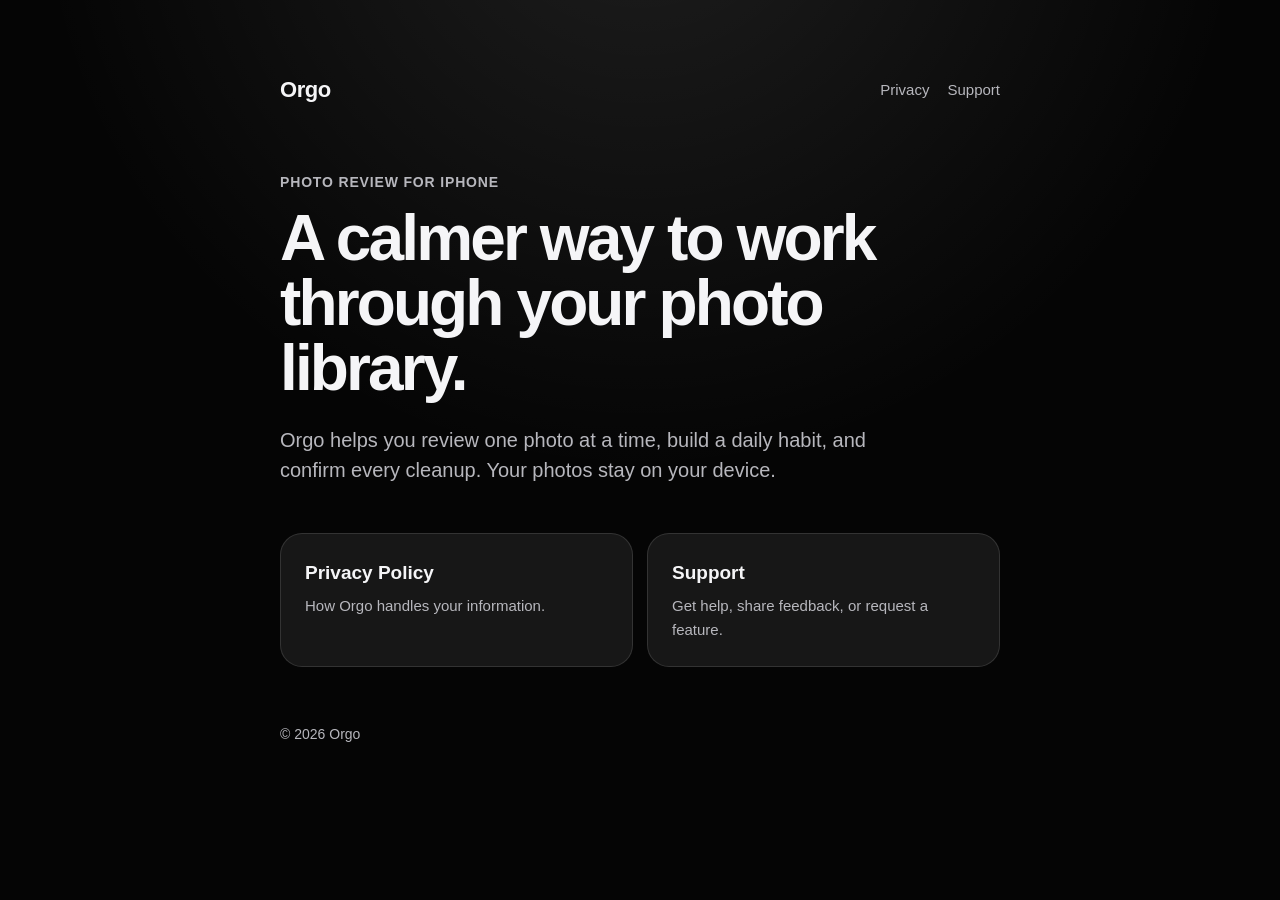
<file: index.html>
<!doctype html>
<html lang="en">
<head>
  <meta charset="utf-8">
  <meta name="viewport" content="width=device-width, initial-scale=1">
  <meta name="description" content="Official privacy and support information for Orgo, the private photo review app for iPhone.">
  <title>Orgo</title>
  <link rel="stylesheet" href="./styles.css">
</head>
<body>
<main>
  <nav aria-label="Primary">
    <a class="brand" href="./">Orgo</a>
    <div><a href="./privacy/">Privacy</a><a href="./support/">Support</a></div>
  </nav>
  <p class="eyebrow">Photo review for iPhone</p>
  <h1>A calmer way to work through your photo library.</h1>
  <p class="lede">Orgo helps you review one photo at a time, build a daily habit, and confirm every cleanup. Your photos stay on your device.</p>
  <div class="actions">
    <a class="action" href="./privacy/"><strong>Privacy Policy</strong><span>How Orgo handles your information.</span></a>
    <a class="action" href="./support/"><strong>Support</strong><span>Get help, share feedback, or request a feature.</span></a>
  </div>
  <footer>© 2026 Orgo</footer>
</main>
</body>
</html>
</file>
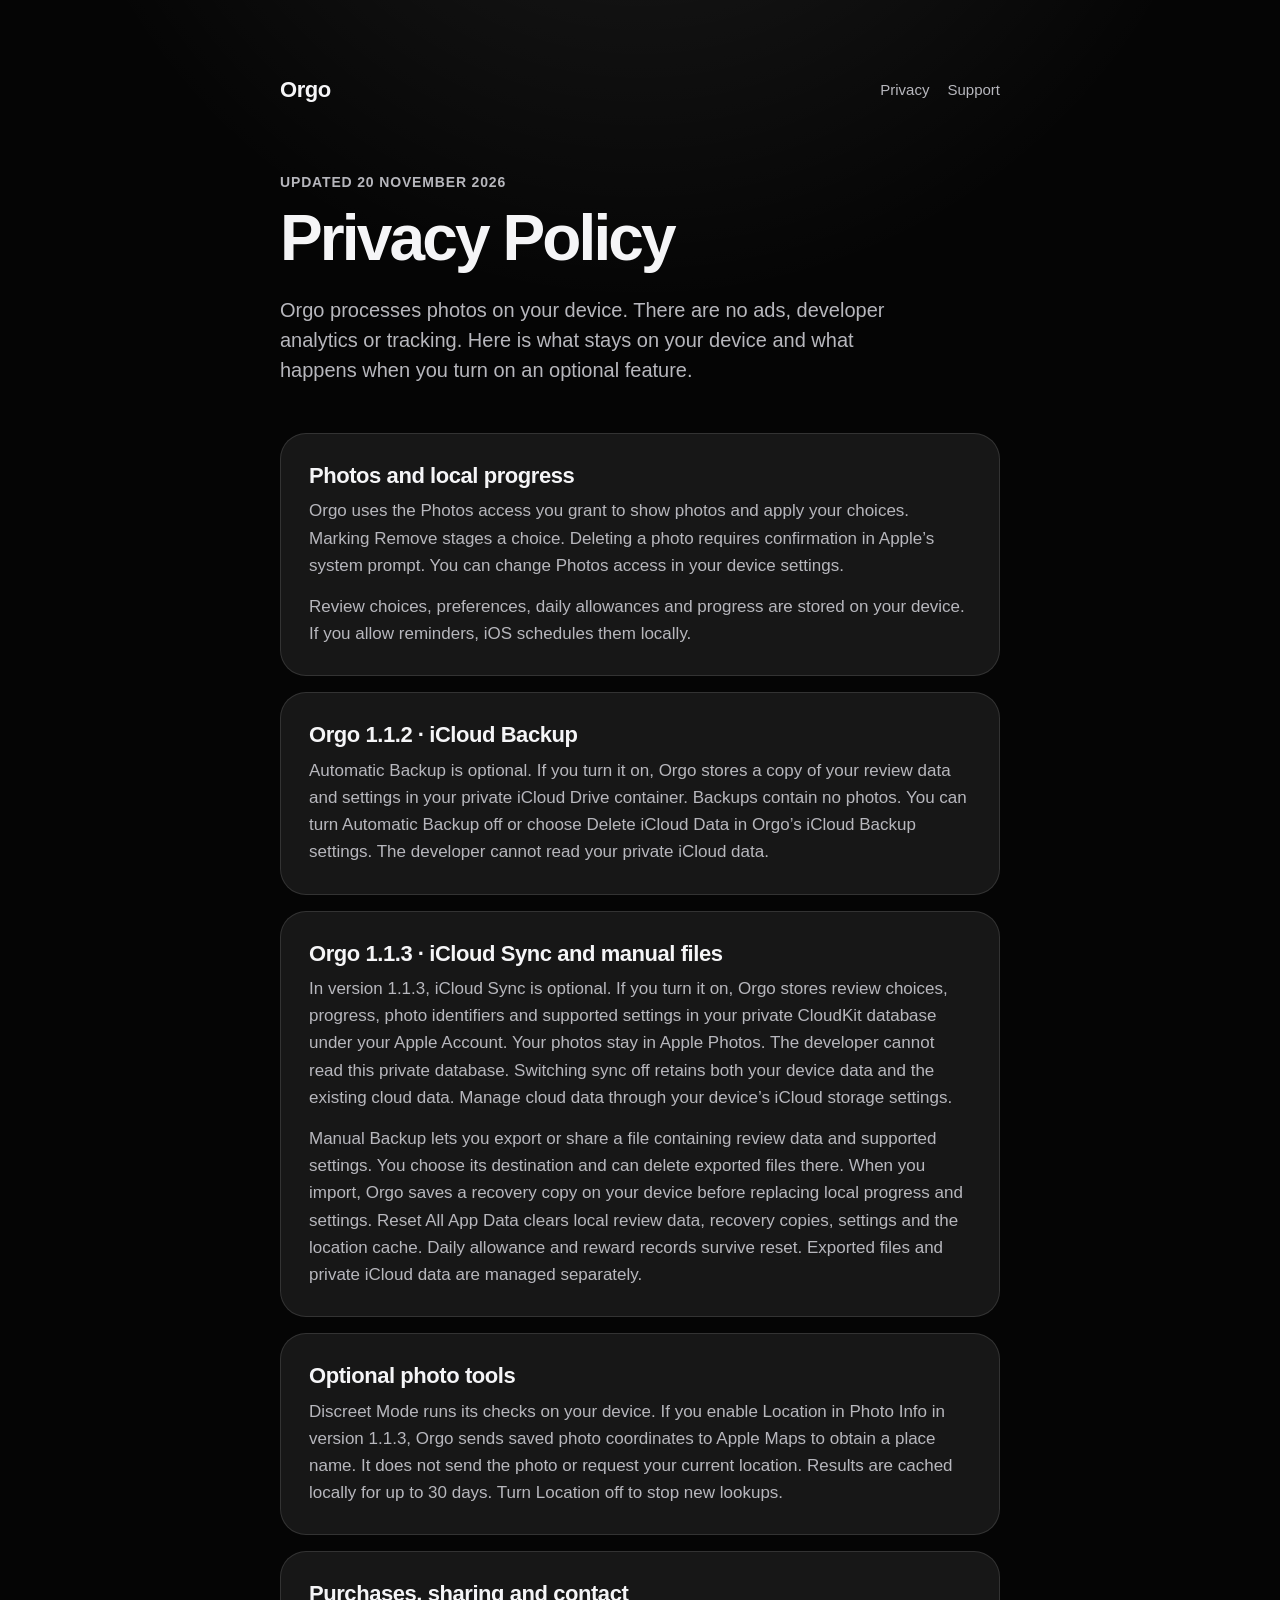
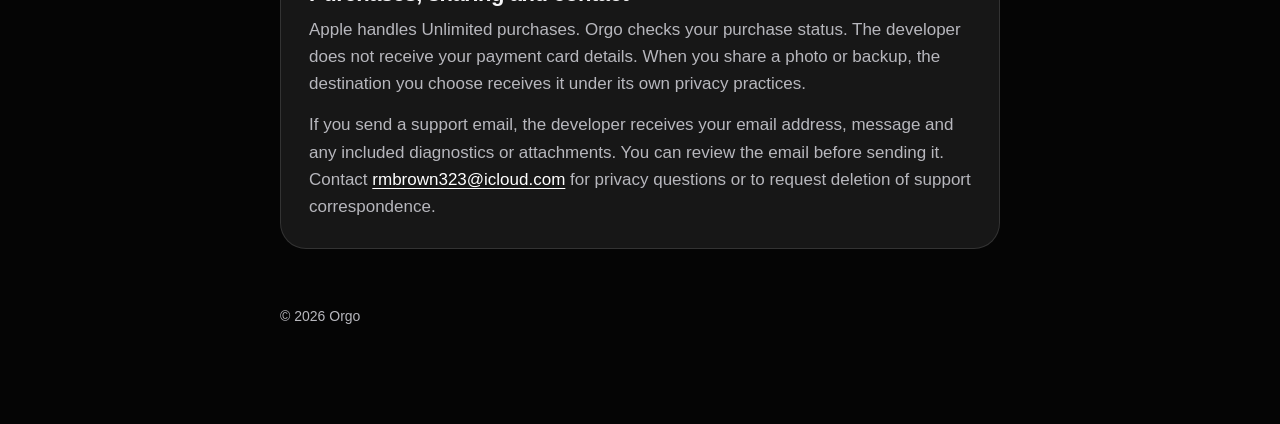
<file: privacy/index.html>
<!doctype html>
<html lang="en">
<head>
  <meta charset="utf-8">
  <meta name="viewport" content="width=device-width, initial-scale=1">
  <meta name="description" content="Orgo Privacy Policy">
  <title>Privacy Policy — Orgo</title>
  <link rel="stylesheet" href="../styles.css">
</head>
<body>
<main>
  <nav aria-label="Primary">
    <a class="brand" href="../">Orgo</a>
    <div><a href="./">Privacy</a><a href="../support/">Support</a></div>
  </nav>
  <p class="eyebrow">Updated 20 November 2026</p>
  <h1>Privacy Policy</h1>
  <p class="lede">Orgo processes photos on your device. There are no ads, developer analytics or tracking. Here is what stays on your device and what happens when you turn on an optional feature.</p>

  <section class="card">
    <h2>Photos and local progress</h2>
    <p>Orgo uses the Photos access you grant to show photos and apply your choices. Marking Remove stages a choice. Deleting a photo requires confirmation in Apple’s system prompt. You can change Photos access in your device settings.</p>
    <p>Review choices, preferences, daily allowances and progress are stored on your device. If you allow reminders, iOS schedules them locally.</p>
  </section>
  <section class="card">
    <h2>Orgo 1.1.2 · iCloud Backup</h2>
    <p>Automatic Backup is optional. If you turn it on, Orgo stores a copy of your review data and settings in your private iCloud Drive container. Backups contain no photos. You can turn Automatic Backup off or choose Delete iCloud Data in Orgo’s iCloud Backup settings. The developer cannot read your private iCloud data.</p>
  </section>
  <section class="card">
    <h2>Orgo 1.1.3 · iCloud Sync and manual files</h2>
    <p>In version 1.1.3, iCloud Sync is optional. If you turn it on, Orgo stores review choices, progress, photo identifiers and supported settings in your private CloudKit database under your Apple Account. Your photos stay in Apple Photos. The developer cannot read this private database. Switching sync off retains both your device data and the existing cloud data. Manage cloud data through your device’s iCloud storage settings.</p>
    <p>Manual Backup lets you export or share a file containing review data and supported settings. You choose its destination and can delete exported files there. When you import, Orgo saves a recovery copy on your device before replacing local progress and settings. Reset All App Data clears local review data, recovery copies, settings and the location cache. Daily allowance and reward records survive reset. Exported files and private iCloud data are managed separately.</p>
  </section>
  <section class="card">
    <h2>Optional photo tools</h2>
    <p>Discreet Mode runs its checks on your device. If you enable Location in Photo Info in version 1.1.3, Orgo sends saved photo coordinates to Apple Maps to obtain a place name. It does not send the photo or request your current location. Results are cached locally for up to 30 days. Turn Location off to stop new lookups.</p>
  </section>
  <section class="card">
    <h2>Purchases, sharing and contact</h2>
    <p>Apple handles Unlimited purchases. Orgo checks your purchase status. The developer does not receive your payment card details. When you share a photo or backup, the destination you choose receives it under its own privacy practices.</p>
    <p>If you send a support email, the developer receives your email address, message and any included diagnostics or attachments. You can review the email before sending it. Contact <a href="mailto:rmbrown323@icloud.com">rmbrown323@icloud.com</a> for privacy questions or to request deletion of support correspondence.</p>
  </section>
  <footer>© 2026 Orgo</footer>
</main>
</body>
</html>
</file>
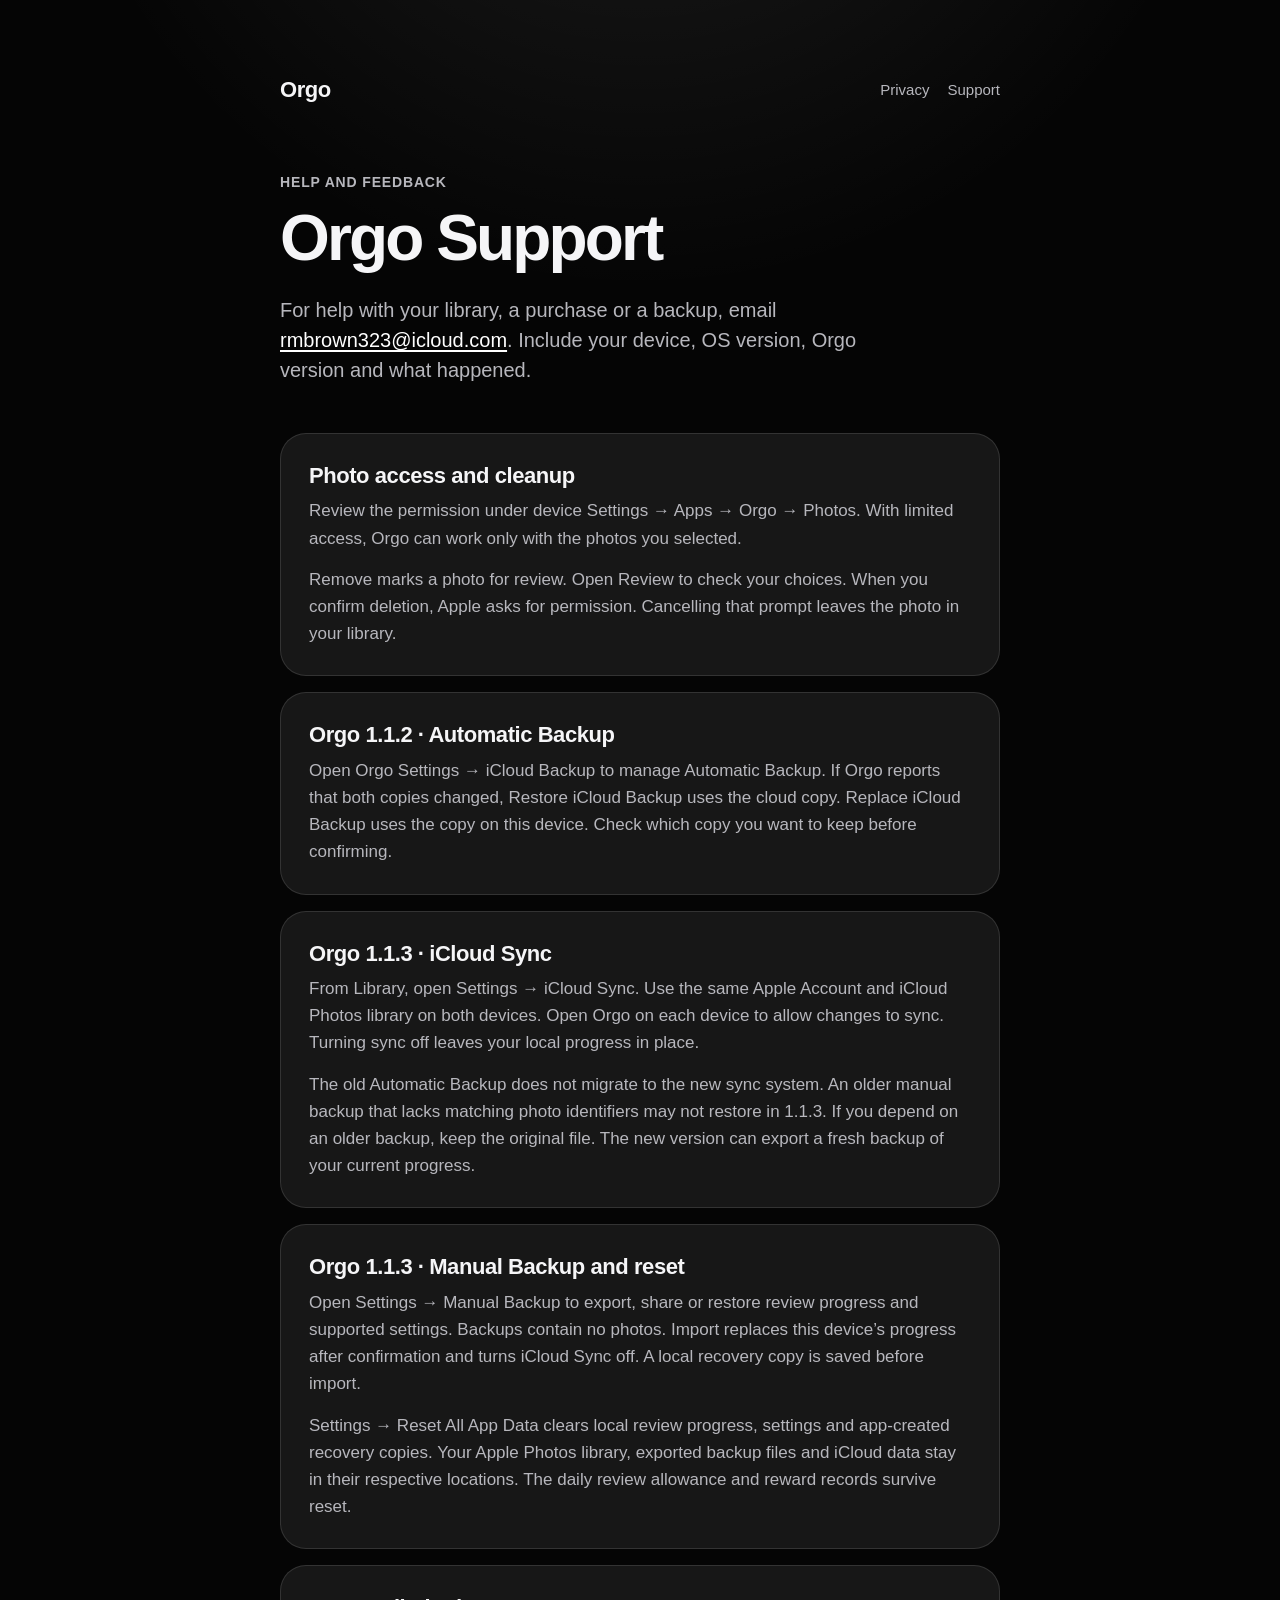
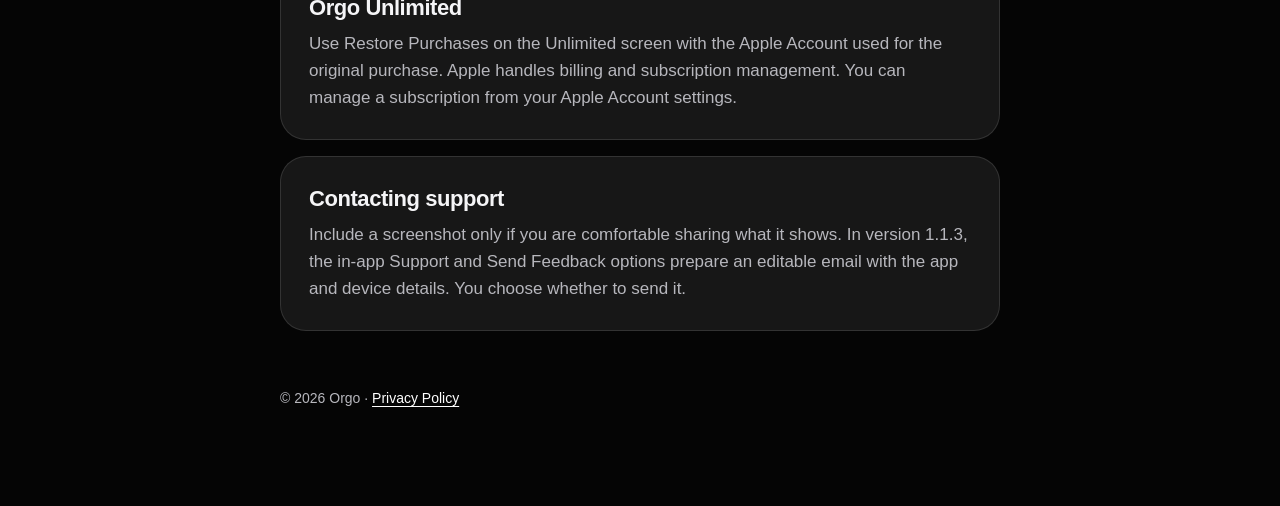
<file: support/index.html>
<!doctype html>
<html lang="en">
<head>
  <meta charset="utf-8">
  <meta name="viewport" content="width=device-width, initial-scale=1">
  <meta name="description" content="Support for Orgo">
  <title>Support — Orgo</title>
  <link rel="stylesheet" href="../styles.css">
</head>
<body>
<main>
  <nav aria-label="Primary">
    <a class="brand" href="../">Orgo</a>
    <div><a href="../privacy/">Privacy</a><a href="./">Support</a></div>
  </nav>
  <p class="eyebrow">Help and feedback</p>
  <h1>Orgo Support</h1>
  <p class="lede">For help with your library, a purchase or a backup, email <a href="mailto:rmbrown323@icloud.com?subject=Orgo%20Support">rmbrown323@icloud.com</a>. Include your device, OS version, Orgo version and what happened.</p>

  <section class="card">
    <h2>Photo access and cleanup</h2>
    <p>Review the permission under device Settings → Apps → Orgo → Photos. With limited access, Orgo can work only with the photos you selected.</p>
    <p>Remove marks a photo for review. Open Review to check your choices. When you confirm deletion, Apple asks for permission. Cancelling that prompt leaves the photo in your library.</p>
  </section>
  <section class="card">
    <h2>Orgo 1.1.2 · Automatic Backup</h2>
    <p>Open Orgo Settings → iCloud Backup to manage Automatic Backup. If Orgo reports that both copies changed, Restore iCloud Backup uses the cloud copy. Replace iCloud Backup uses the copy on this device. Check which copy you want to keep before confirming.</p>
  </section>
  <section class="card">
    <h2>Orgo 1.1.3 · iCloud Sync</h2>
    <p>From Library, open Settings → iCloud Sync. Use the same Apple Account and iCloud Photos library on both devices. Open Orgo on each device to allow changes to sync. Turning sync off leaves your local progress in place.</p>
    <p>The old Automatic Backup does not migrate to the new sync system. An older manual backup that lacks matching photo identifiers may not restore in 1.1.3. If you depend on an older backup, keep the original file. The new version can export a fresh backup of your current progress.</p>
  </section>
  <section class="card">
    <h2>Orgo 1.1.3 · Manual Backup and reset</h2>
    <p>Open Settings → Manual Backup to export, share or restore review progress and supported settings. Backups contain no photos. Import replaces this device’s progress after confirmation and turns iCloud Sync off. A local recovery copy is saved before import.</p>
    <p>Settings → Reset All App Data clears local review progress, settings and app-created recovery copies. Your Apple Photos library, exported backup files and iCloud data stay in their respective locations. The daily review allowance and reward records survive reset.</p>
  </section>
  <section class="card">
    <h2>Orgo Unlimited</h2>
    <p>Use Restore Purchases on the Unlimited screen with the Apple Account used for the original purchase. Apple handles billing and subscription management. You can manage a subscription from your Apple Account settings.</p>
  </section>
  <section class="card">
    <h2>Contacting support</h2>
    <p>Include a screenshot only if you are comfortable sharing what it shows. In version 1.1.3, the in-app Support and Send Feedback options prepare an editable email with the app and device details. You choose whether to send it.</p>
  </section>
  <footer>© 2026 Orgo · <a href="../privacy/">Privacy Policy</a></footer>
</main>
</body>
</html>
</file>
<file: styles.css>
:root {
  color-scheme: dark;
  --background: #050505;
  --surface: #171717;
  --surface-raised: #222222;
  --text: #f5f5f7;
  --muted: #b7b7bd;
  --line: rgba(255, 255, 255, 0.12);
  --accent: #ffffff;
}

* { box-sizing: border-box; }
html { background: var(--background); }

body {
  margin: 0;
  min-height: 100vh;
  background:
    radial-gradient(circle at 50% -15%, rgba(255, 255, 255, 0.10), transparent 38rem),
    var(--background);
  color: var(--text);
  font: 17px/1.6 -apple-system, BlinkMacSystemFont, "SF Pro Text", "Helvetica Neue", sans-serif;
  -webkit-font-smoothing: antialiased;
}

main {
  width: min(720px, calc(100% - 40px));
  margin: 0 auto;
  padding: 72px 0 96px;
}

nav {
  display: flex;
  align-items: center;
  justify-content: space-between;
  gap: 20px;
  margin-bottom: 64px;
}

.brand {
  color: var(--text);
  font-size: 22px;
  font-weight: 750;
  letter-spacing: -0.02em;
  text-decoration: none;
}

nav div { display: flex; gap: 18px; }
nav div a { color: var(--muted); font-size: 15px; text-decoration: none; }
nav a:hover, nav a:focus-visible { color: var(--text); }

.eyebrow {
  margin: 0 0 12px;
  color: var(--muted);
  font-size: 14px;
  font-weight: 650;
  letter-spacing: 0.06em;
  text-transform: uppercase;
}

h1 {
  margin: 0;
  font-size: clamp(40px, 8vw, 64px);
  line-height: 1.02;
  letter-spacing: -0.045em;
}

.lede {
  max-width: 620px;
  margin: 24px 0 0;
  color: var(--muted);
  font-size: 20px;
  line-height: 1.5;
}

.card {
  margin-top: 48px;
  padding: 28px;
  background: var(--surface);
  border: 1px solid var(--line);
  border-radius: 26px;
}

.card + .card { margin-top: 16px; }
h2 { margin: 0 0 8px; font-size: 22px; line-height: 1.25; letter-spacing: -0.02em; }
p { margin: 0; }
p + p { margin-top: 14px; }
.card p, li { color: var(--muted); }
a { color: var(--accent); text-underline-offset: 3px; }

.actions {
  display: grid;
  grid-template-columns: repeat(2, minmax(0, 1fr));
  gap: 14px;
  margin-top: 48px;
}

.action {
  display: block;
  padding: 24px;
  background: var(--surface);
  border: 1px solid var(--line);
  border-radius: 22px;
  color: var(--text);
  text-decoration: none;
}

.action:hover, .action:focus-visible { background: var(--surface-raised); }
.action strong { display: block; font-size: 19px; }
.action span { display: block; margin-top: 5px; color: var(--muted); font-size: 15px; }
ul { margin: 12px 0 0; padding-left: 22px; }
footer { margin-top: 56px; color: var(--muted); font-size: 14px; }

@media (max-width: 560px) {
  main { padding-top: 36px; }
  nav { align-items: flex-start; margin-bottom: 48px; }
  nav div { flex-direction: column; gap: 6px; text-align: right; }
  .actions { grid-template-columns: 1fr; }
  .card { padding: 22px; border-radius: 22px; }
}

@media (prefers-reduced-motion: no-preference) {
  a { transition: color 0.18s ease, background-color 0.18s ease; }
}
</file>
